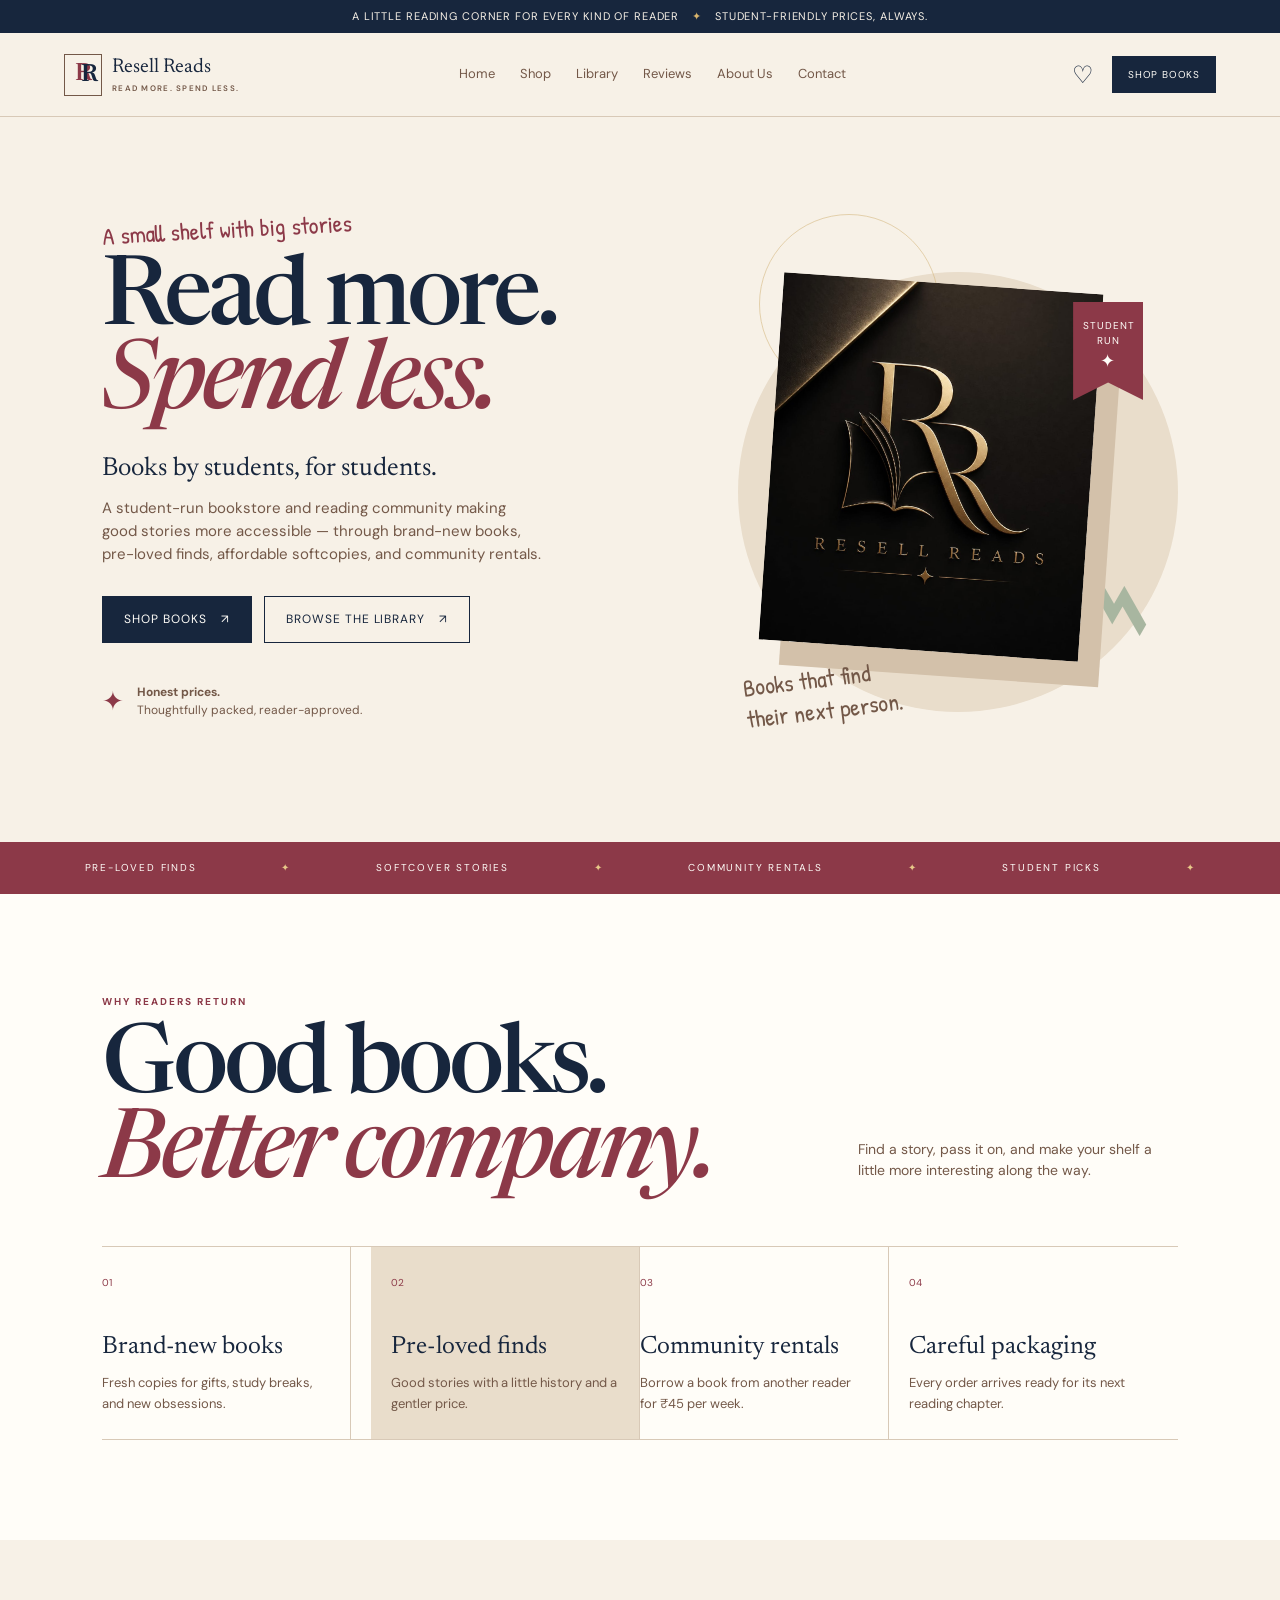
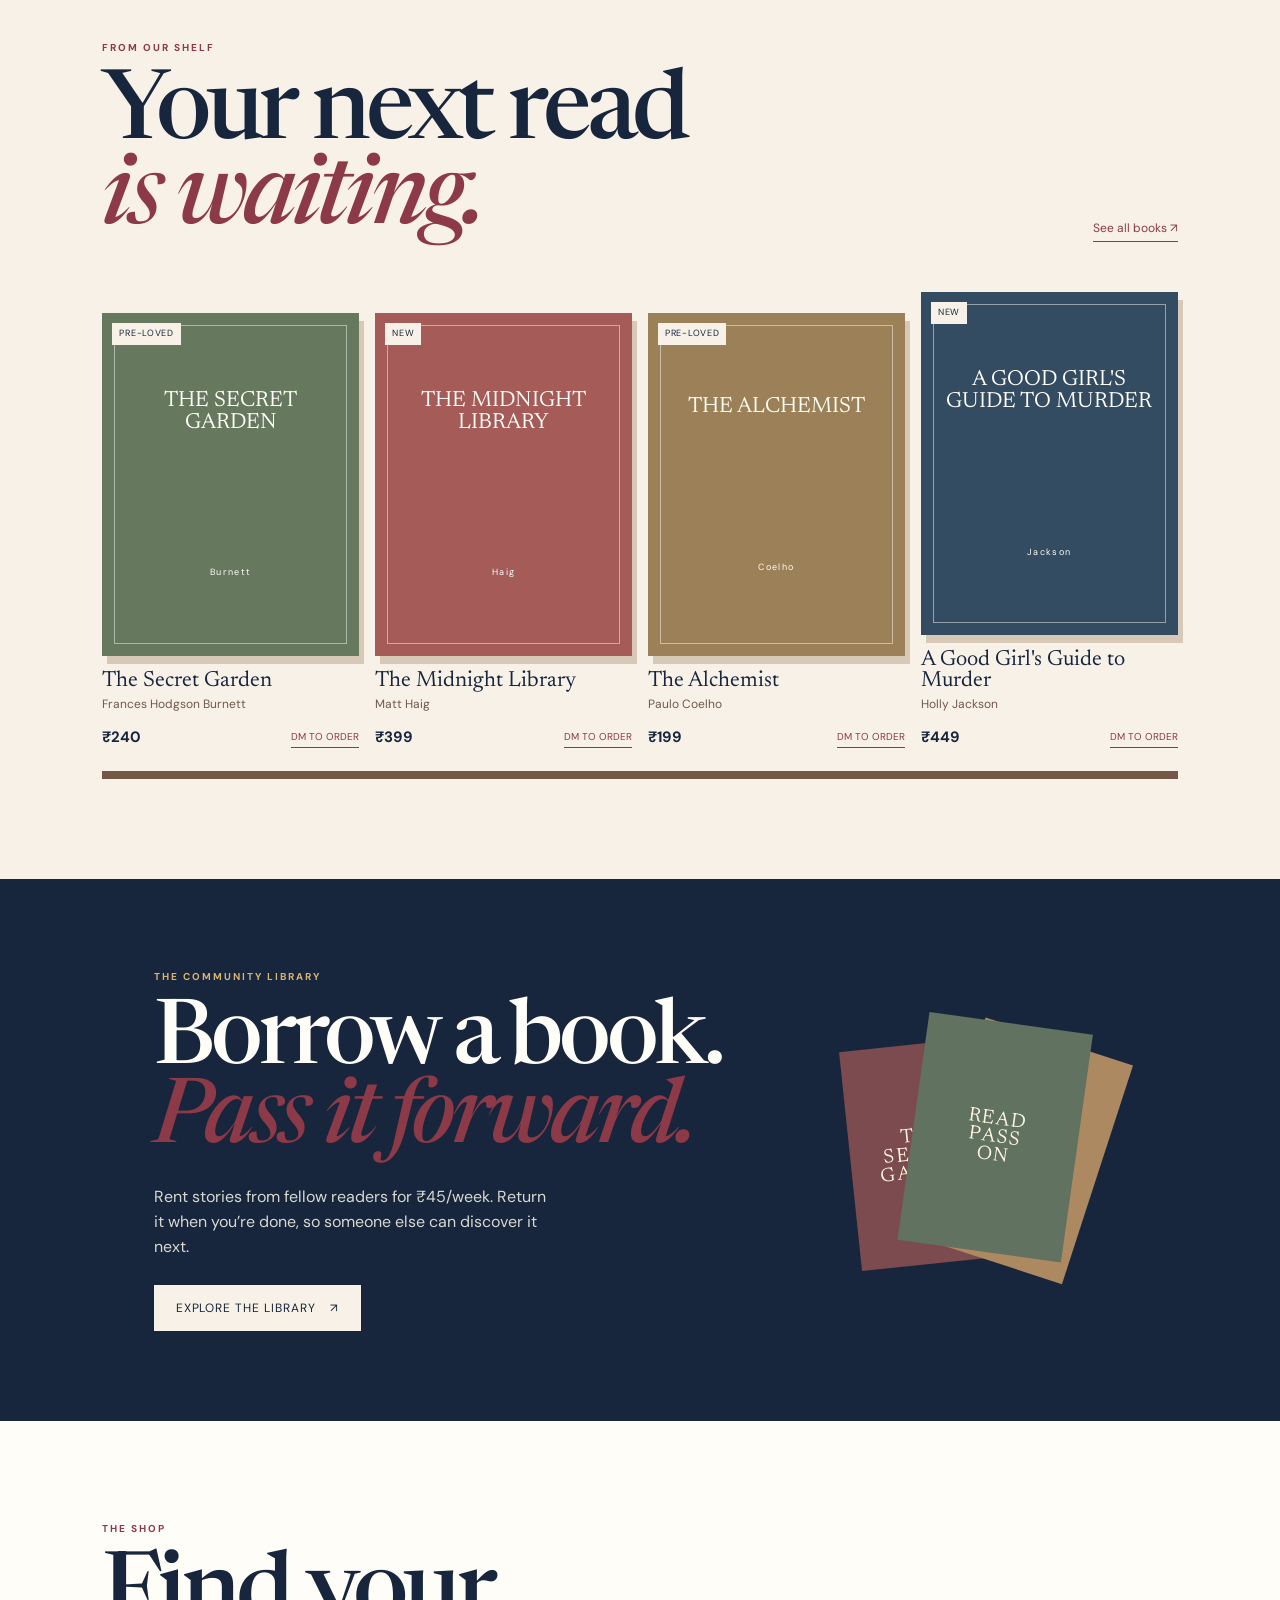
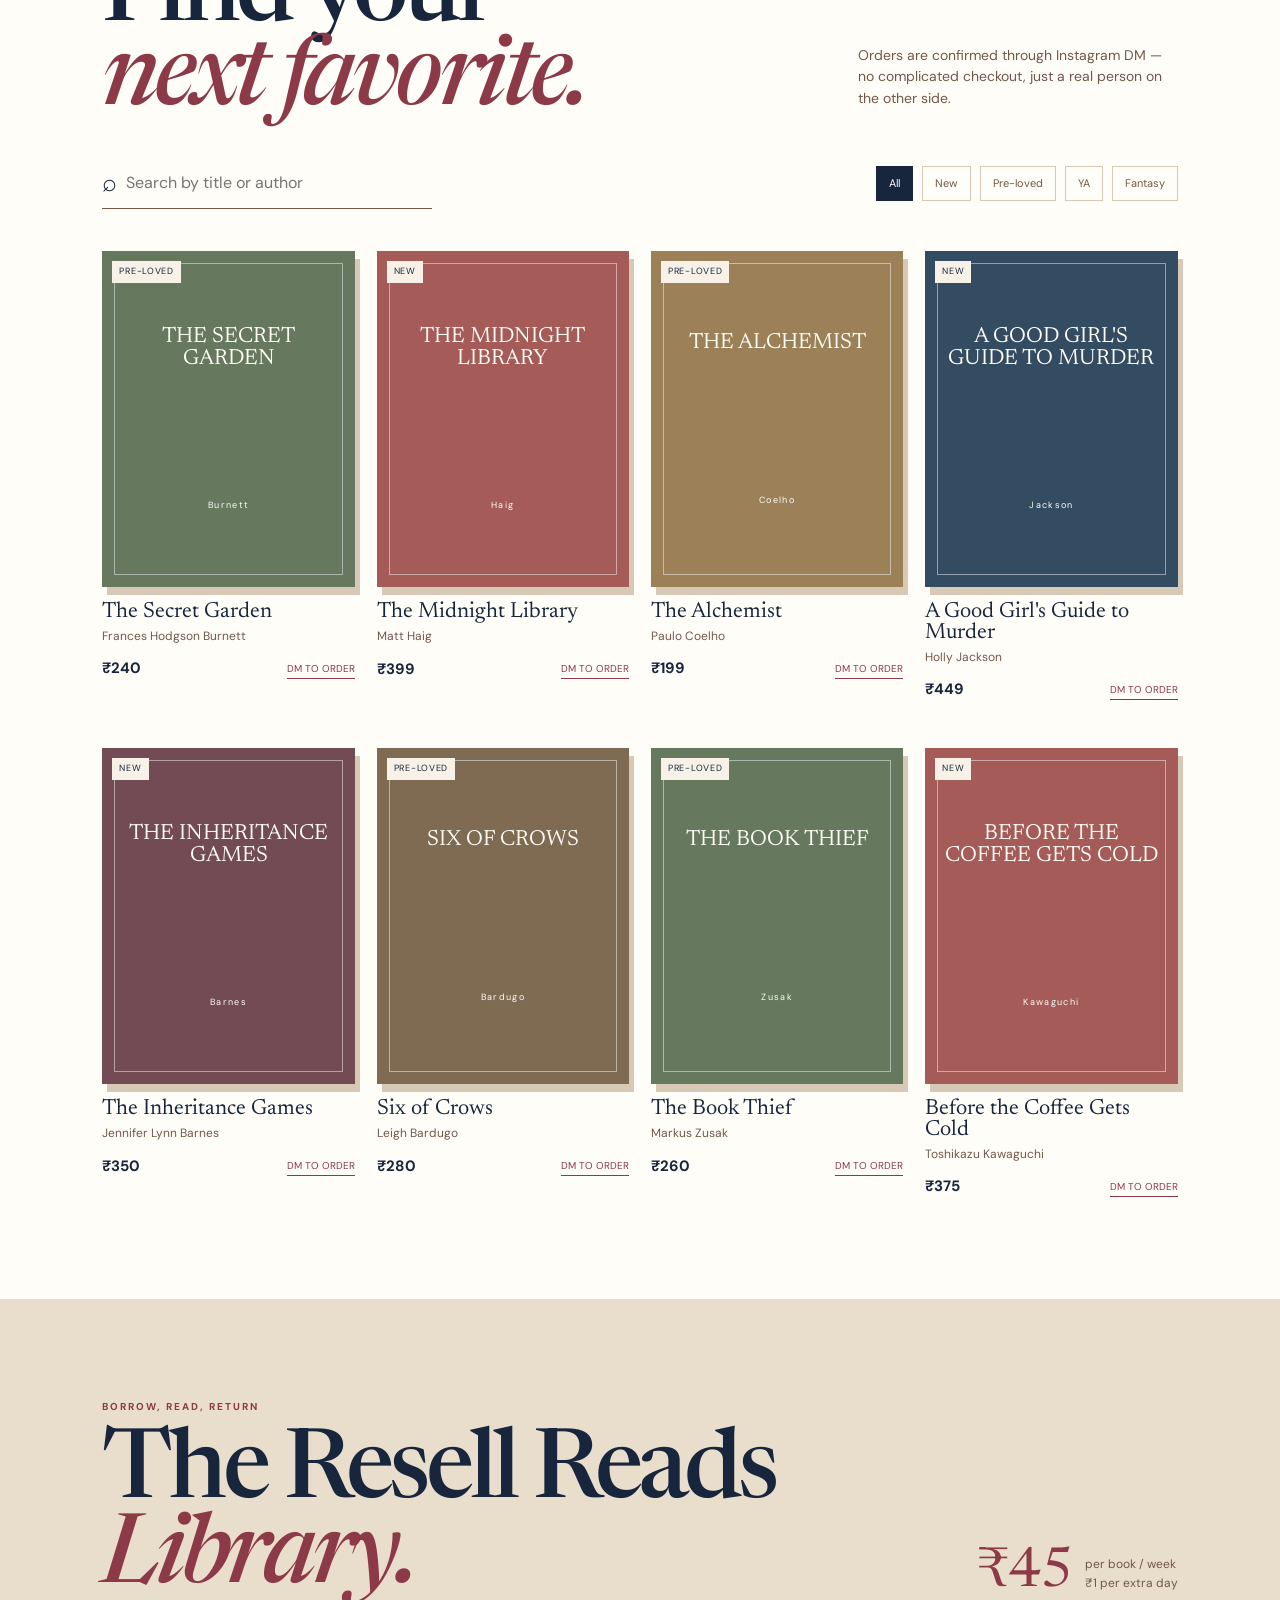
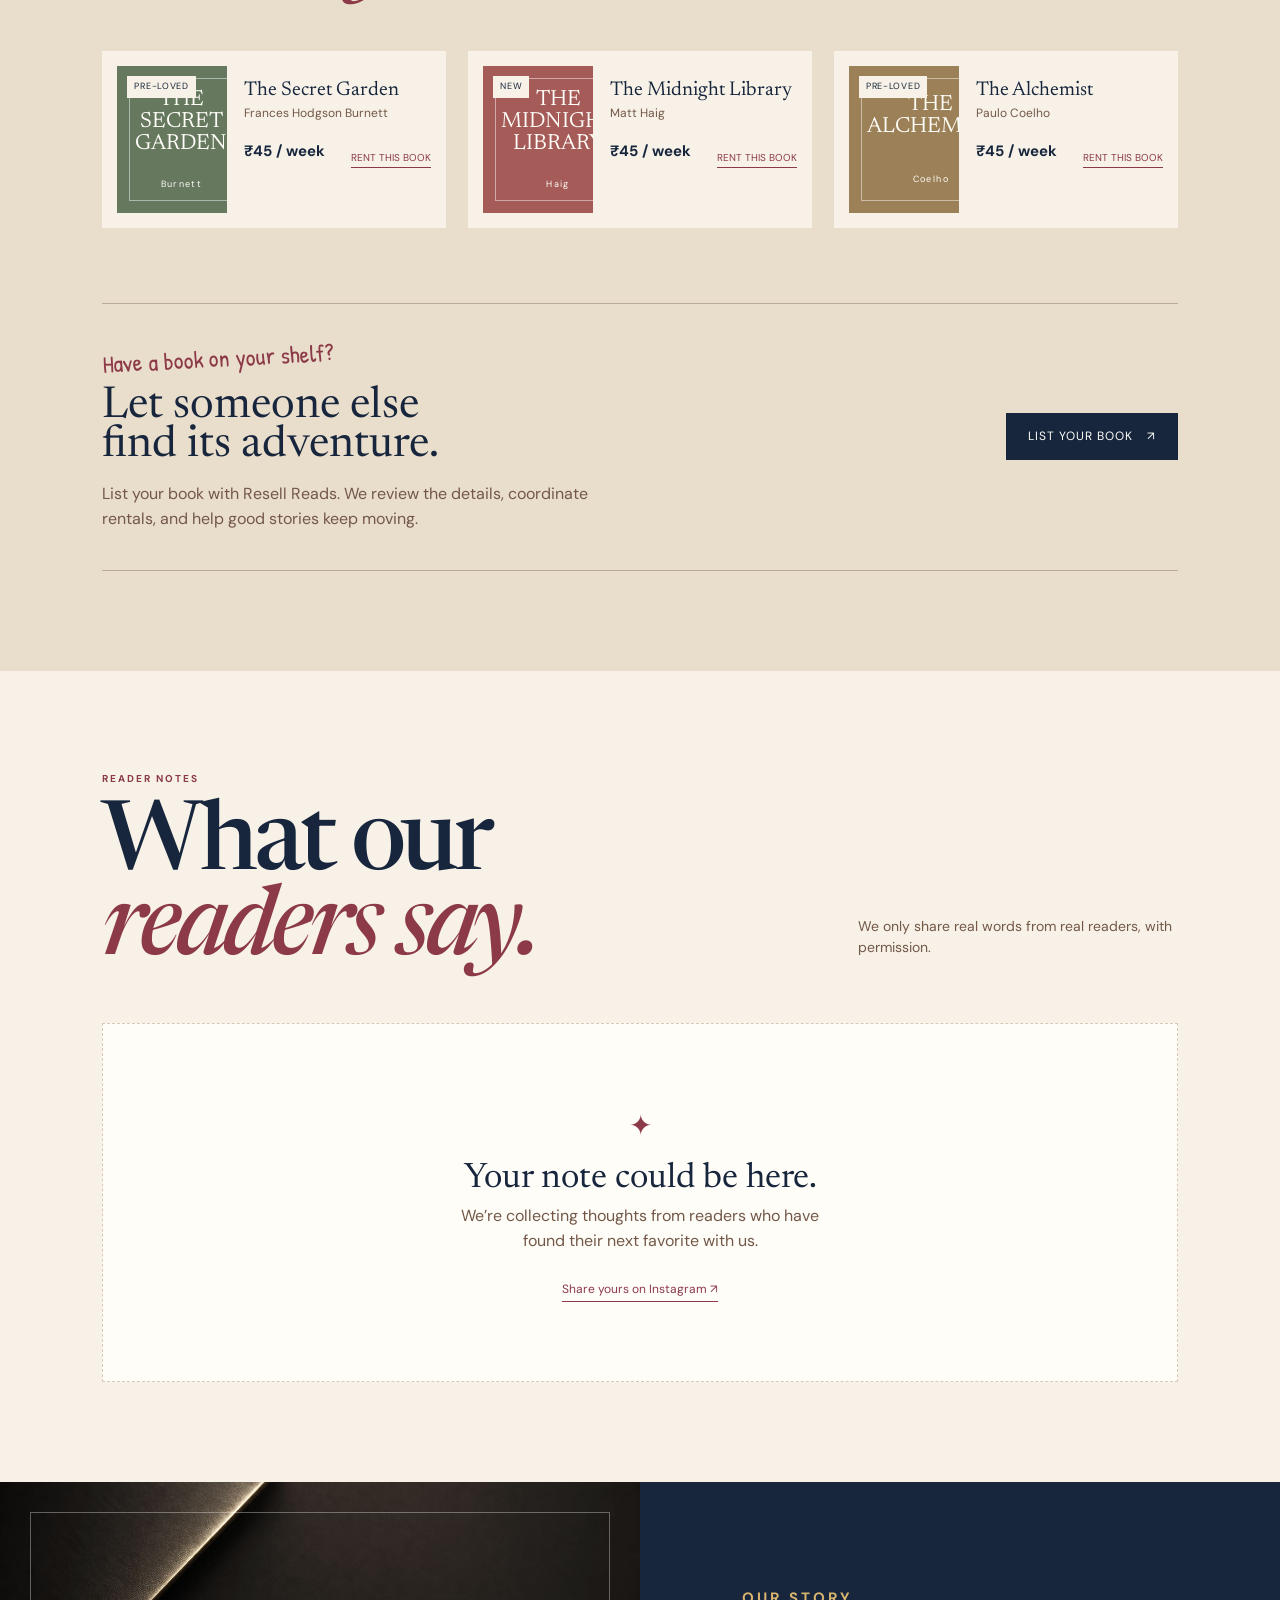
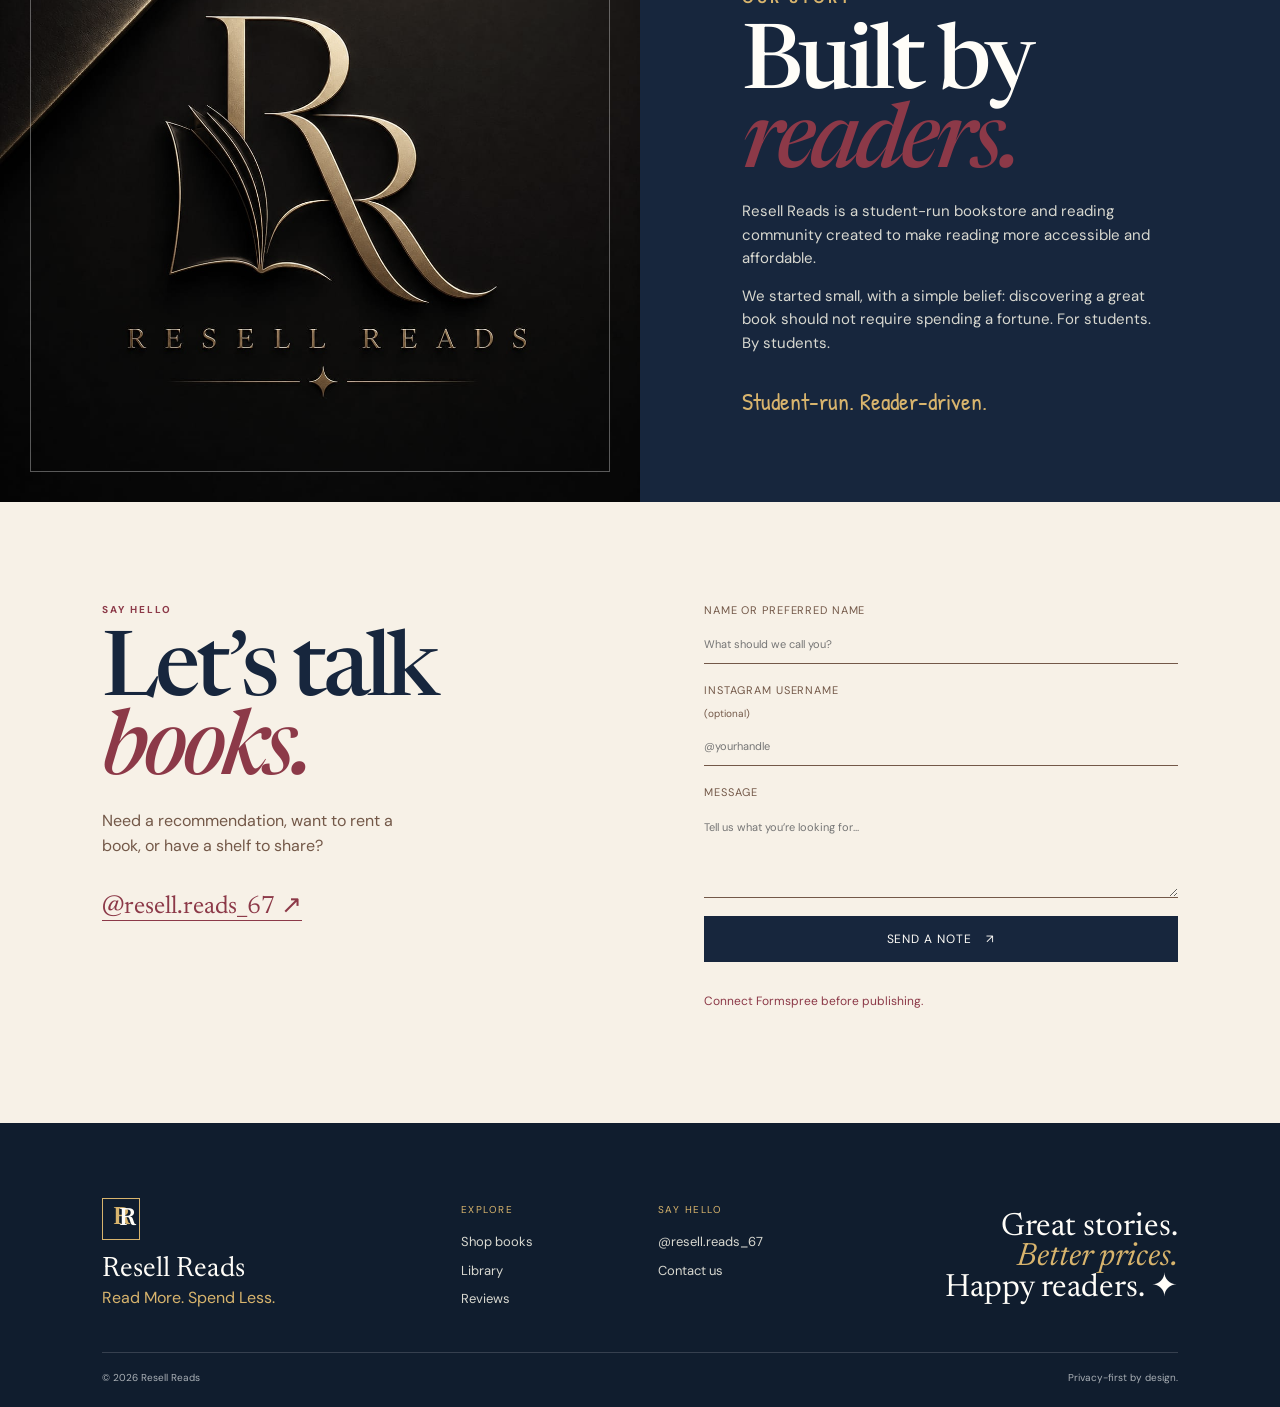
<file: index.html>
<!doctype html>
<html lang="en">
<head>
  <meta charset="utf-8">
  <meta name="viewport" content="width=device-width, initial-scale=1">
  <meta name="description" content="Resell Reads — affordable books, pre-loved stories, and a community library by students, for students.">
  <title>Resell Reads — Read More. Spend Less.</title>
  <link rel="preconnect" href="https://fonts.googleapis.com">
  <link rel="preconnect" href="https://fonts.gstatic.com" crossorigin>
  <link href="https://fonts.googleapis.com/css2?family=DM+Sans:wght@400;500;600;700&family=Newsreader:opsz,wght@6..72,400;6..72,500;6..72,600&family=Patrick+Hand&display=swap" rel="stylesheet">
  <link rel="stylesheet" href="styles.css">
</head>
<body>
  <div class="announcement">A little reading corner for every kind of reader <span>✦</span> Student-friendly prices, always.</div>
  <header class="site-header">
    <a class="brand" href="#home" aria-label="Resell Reads home"><span class="brand-mark">R<span>R</span></span><span>Resell Reads<small>READ MORE. SPEND LESS.</small></span></a>
    <nav class="desktop-nav" aria-label="Primary navigation">
      <a href="#home">Home</a><a href="#shop">Shop</a><a href="#library">Library</a><a href="#reviews">Reviews</a><a href="#about">About Us</a><a href="#contact">Contact</a>
    </nav>
    <div class="header-actions"><button class="icon-btn" data-open-account aria-label="Open reader account">♡</button><a class="button button-small" href="#shop">Shop books</a><button class="menu-toggle" aria-label="Open menu" aria-expanded="false">☰</button></div>
  </header>
  <div class="mobile-nav" hidden><a href="#home">Home</a><a href="#shop">Shop</a><a href="#library">Library</a><a href="#reviews">Reviews</a><a href="#about">About Us</a><a href="#contact">Contact</a><button class="button" data-open-account>Reader account</button></div>

  <main id="home">
    <section class="hero section">
      <div class="hero-copy">
        <p class="script-note">A small shelf with big stories</p>
        <h1>Read more.<br><em>Spend less.</em></h1>
        <p class="hero-sub">Books by students, for students.</p>
        <p class="hero-text">A student-run bookstore and reading community making good stories more accessible — through brand-new books, pre-loved finds, affordable softcopies, and community rentals.</p>
        <div class="hero-actions"><a class="button" href="#shop">Shop books <span>↗</span></a><a class="button button-ghost" href="#library">Browse the library <span>↗</span></a></div>
        <div class="hero-proof"><span>✦</span><p><strong>Honest prices.</strong><br>Thoughtfully packed, reader-approved.</p></div>
      </div>
      <div class="hero-art">
        <div class="sun-disc"></div><div class="botanical">⌁</div>
        <div class="hero-logo-frame"><img src="resell-reads-logo.jpeg" alt="Resell Reads gold book logo"></div>
        <div class="hero-bookmark">student<br>run<br><b>✦</b></div>
        <div class="hero-caption">Books that find<br>their next person.</div>
      </div>
    </section>

    <section class="marquee" aria-label="Resell Reads values"><span>PRE-LOVED FINDS</span><i>✦</i><span>SOFTCOVER STORIES</span><i>✦</i><span>COMMUNITY RENTALS</span><i>✦</i><span>STUDENT PICKS</span><i>✦</i></section>

    <section class="section offer-section">
      <div class="section-heading"><div><p class="eyebrow">Why readers return</p><h2>Good books.<br><em>Better company.</em></h2></div><p>Find a story, pass it on, and make your shelf a little more interesting along the way.</p></div>
      <div class="offer-grid">
        <article class="offer-card"><span>01</span><b>Brand-new books</b><p>Fresh copies for gifts, study breaks, and new obsessions.</p></article>
        <article class="offer-card accent"><span>02</span><b>Pre-loved finds</b><p>Good stories with a little history and a gentler price.</p></article>
        <article class="offer-card"><span>03</span><b>Community rentals</b><p>Borrow a book from another reader for ₹45 per week.</p></article>
        <article class="offer-card"><span>04</span><b>Careful packaging</b><p>Every order arrives ready for its next reading chapter.</p></article>
      </div>
    </section>

    <section class="section shelf-section" id="featured">
      <div class="section-heading"><div><p class="eyebrow">From our shelf</p><h2>Your next read<br><em>is waiting.</em></h2></div><a class="text-link" href="#shop">See all books ↗</a></div>
      <div class="book-shelf" id="featured-books"></div>
    </section>

    <section class="library-banner" id="library">
      <div><p class="eyebrow">The community library</p><h2>Borrow a book.<br><em>Pass it forward.</em></h2><p>Rent stories from fellow readers for ₹45/week. Return it when you’re done, so someone else can discover it next.</p><a class="button button-light" href="#library-catalog">Explore the library <span>↗</span></a></div>
      <div class="library-stack"><div class="stack-book book-one">THE<br>SECRET<br>GARDEN</div><div class="stack-book book-two">A<br>ROOM<br>OF ONE'S<br>OWN</div><div class="stack-book book-three">READ<br>PASS<br>ON</div></div>
    </section>

    <section class="section catalog-section" id="shop">
      <div class="section-heading catalog-heading"><div><p class="eyebrow">The shop</p><h2>Find your<br><em>next favorite.</em></h2></div><p>Orders are confirmed through Instagram DM — no complicated checkout, just a real person on the other side.</p></div>
      <div class="catalog-tools"><label class="search-box"><span>⌕</span><input id="search" type="search" placeholder="Search by title or author" aria-label="Search books"></label><div class="filter-tabs" role="group" aria-label="Filter books"><button class="filter active" data-filter="All">All</button><button class="filter" data-filter="New">New</button><button class="filter" data-filter="Pre-loved">Pre-loved</button><button class="filter" data-filter="YA">YA</button><button class="filter" data-filter="Fantasy">Fantasy</button></div></div>
      <div class="book-grid" id="book-grid"></div>
      <p class="empty-state" id="empty-state" hidden>No books match that search yet. Try another title, author, or shelf.</p>
    </section>

    <section class="section rental-section" id="library-catalog">
      <div class="section-heading"><div><p class="eyebrow">Borrow, read, return</p><h2>The Resell Reads<br><em>Library.</em></h2></div><div class="rental-price"><strong>₹45</strong><span>per book / week<br>₹1 per extra day</span></div></div>
      <div class="rental-grid" id="rental-grid"></div>
      <div class="list-book"><div><p class="script-note">Have a book on your shelf?</p><h3>Let someone else<br>find its adventure.</h3><p>List your book with Resell Reads. We review the details, coordinate rentals, and help good stories keep moving.</p></div><button class="button" data-open-listing>List your book <span>↗</span></button></div>
    </section>

    <section class="section reviews-section" id="reviews">
      <div class="section-heading"><div><p class="eyebrow">Reader notes</p><h2>What our<br><em>readers say.</em></h2></div><p>We only share real words from real readers, with permission.</p></div>
      <div class="review-empty"><span>✦</span><h3>Your note could be here.</h3><p>We’re collecting thoughts from readers who have found their next favorite with us.</p><a class="text-link" href="https://instagram.com/resell.reads_67" target="_blank" rel="noreferrer">Share yours on Instagram ↗</a></div>
    </section>

    <section class="about-section" id="about"><div class="about-photo"><img src="resell-reads-logo.jpeg" alt="Resell Reads logo on a dark book cover"></div><div class="about-copy"><p class="eyebrow">Our story</p><h2>Built by<br><em>readers.</em></h2><p>Resell Reads is a student-run bookstore and reading community created to make reading more accessible and affordable.</p><p>We started small, with a simple belief: discovering a great book should not require spending a fortune. For students. By students.</p><strong>Student-run. Reader-driven.</strong></div></section>

    <section class="section contact-section" id="contact"><div><p class="eyebrow">Say hello</p><h2>Let’s talk<br><em>books.</em></h2><p>Need a recommendation, want to rent a book, or have a shelf to share?</p><a class="instagram" href="https://instagram.com/resell.reads_67" target="_blank" rel="noreferrer">@resell.reads_67 ↗</a></div><form class="contact-form" id="contact-form" action="https://formspree.io/f/REPLACE_WITH_YOUR_FORM_ID" method="POST"><label>Name or preferred name<input required name="name" placeholder="What should we call you?"></label><label>Instagram username <span>(optional)</span><input name="instagram" placeholder="@yourhandle"></label><label>Message<textarea required name="message" rows="4" placeholder="Tell us what you’re looking for..."></textarea></label><input type="hidden" name="_subject" value="New Resell Reads contact message"><input type="hidden" name="_next" value="./thanks.html"><button class="button" type="submit">Send a note <span>↗</span></button><p class="form-status" aria-live="polite">Connect Formspree before publishing.</p></form></section>
  </main>

  <footer class="site-footer"><div class="footer-brand"><span class="brand-mark">R<span>R</span></span><h3>Resell Reads</h3><p>Read More. Spend Less.</p></div><div><p class="footer-label">Explore</p><a href="#shop">Shop books</a><a href="#library">Library</a><a href="#reviews">Reviews</a></div><div><p class="footer-label">Say hello</p><a href="https://instagram.com/resell.reads_67" target="_blank" rel="noreferrer">@resell.reads_67</a><a href="#contact">Contact us</a></div><div class="footer-close">Great stories.<br><em>Better prices.</em><br>Happy readers. ✦</div><div class="footer-bottom"><span>© 2026 Resell Reads</span><span>Privacy-first by design.</span></div></footer>

  <dialog class="modal" id="account-modal"><button class="modal-close" data-close-modal aria-label="Close">×</button><p class="eyebrow">A shelf of your own</p><h2>Reader account</h2><p class="modal-intro">Save books, track rentals, and get recommendations — without sharing more than you need to.</p><form id="account-form"><label>Username<input required placeholder="Choose a reading name"></label><label>Email<input required type="email" placeholder="you@example.com"></label><label>Password<input required type="password" placeholder="At least 8 characters"></label><label class="check"><input type="checkbox"> Send me occasional student picks</label><button class="button" type="submit">Create account <span>↗</span></button><p class="form-status" aria-live="polite"></p></form></dialog>
  <dialog class="modal" id="listing-modal"><button class="modal-close" data-close-modal aria-label="Close">×</button><p class="eyebrow">Pass the story on</p><h2>List your book</h2><p class="modal-intro">We’ll review your details, confirm the rental terms, and let you know before the listing goes live.</p><form id="listing-form"><label>Book title<input required placeholder="Title"></label><label>Author<input required placeholder="Author"></label><label>Condition<select required><option value="">Choose one</option><option>Like new</option><option>Good, light wear</option><option>Well-loved</option></select></label><label>Availability notes<textarea required rows="3" placeholder="When can readers borrow it?"></textarea></label><button class="button" type="submit">Submit for review <span>↗</span></button><p class="form-status" aria-live="polite"></p></form></dialog>
  <script src="script.js"></script>
</body>
</html>
</file>
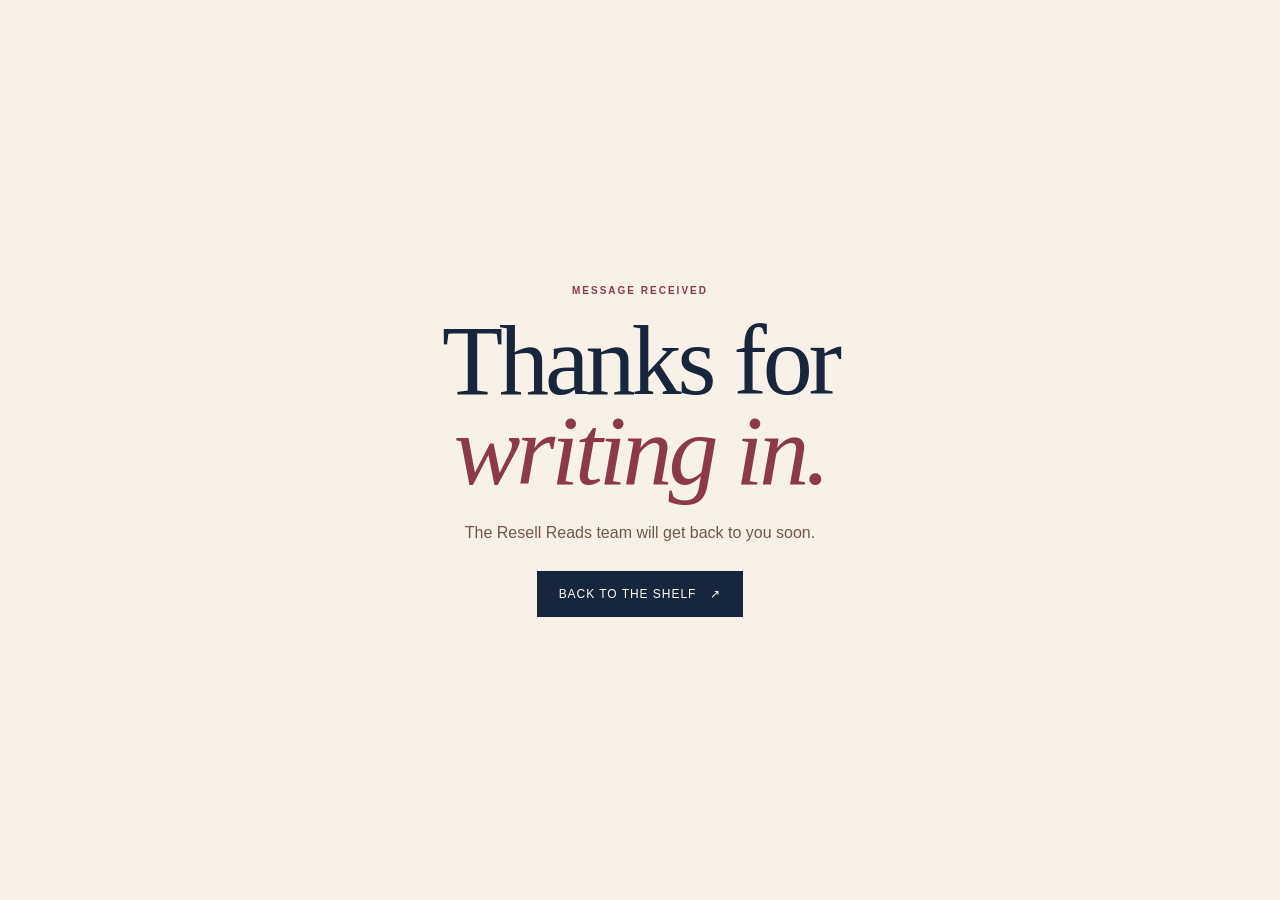
<file: thanks.html>
<!doctype html>
<html lang="en">
<head>
  <meta charset="utf-8">
  <meta name="viewport" content="width=device-width, initial-scale=1">
  <title>Thanks — Resell Reads</title>
  <link rel="stylesheet" href="styles.css">
</head>
<body>
  <main class="section" style="min-height:100vh;display:grid;place-items:center;text-align:center">
    <div>
      <p class="eyebrow">Message received</p>
      <h1 style="font:500 clamp(52px,8vw,100px)/.9 var(--serif);letter-spacing:-.04em;margin:0">Thanks for<br><em style="color:var(--burgundy)">writing in.</em></h1>
      <p style="color:var(--brown);max-width:420px;margin:25px auto">The Resell Reads team will get back to you soon.</p>
      <a class="button" href="index.html">Back to the shelf <span>↗</span></a>
    </div>
  </main>
</body>
</html>
</file>
<file: styles.css>
:root{--paper:#f7f1e7;--beige:#e9ddcb;--navy:#17263d;--brown:#735848;--burgundy:#8c3948;--sage:#a8b6a0;--white:#fffdf8;--line:#d8c9b7;--serif:"Newsreader",Georgia,serif;--sans:"DM Sans",Arial,sans-serif;--hand:"Patrick Hand",cursive}*{box-sizing:border-box}html{scroll-behavior:smooth}body{margin:0;background:var(--paper);color:var(--navy);font-family:var(--sans);line-height:1.55}body:has(dialog[open]){overflow:hidden}a{color:inherit;text-decoration:none}button,input,textarea,select{font:inherit}button{cursor:pointer}.announcement{background:var(--navy);color:var(--paper);padding:8px 20px;text-align:center;font-size:11px;letter-spacing:.08em;text-transform:uppercase}.announcement span{color:#d8b46d;margin:0 9px}.site-header{height:84px;padding:16px 5vw;display:flex;align-items:center;justify-content:space-between;background:rgba(247,241,231,.94);border-bottom:1px solid var(--line);position:sticky;top:0;z-index:10;backdrop-filter:blur(12px)}.brand{display:flex;align-items:center;gap:10px;font-family:var(--serif);font-size:20px;line-height:1}.brand small{display:block;font:600 8px var(--sans);letter-spacing:.16em;margin-top:6px;color:var(--brown)}.brand-mark{display:grid;place-items:center;width:38px;height:42px;border:1px solid var(--brown);font:600 25px var(--serif);color:var(--burgundy);position:relative}.brand-mark span{position:absolute;left:16px;top:8px;color:var(--navy)}.desktop-nav{display:flex;gap:25px;font-size:13px;color:var(--brown)}.desktop-nav a:hover,.text-link:hover{color:var(--burgundy)}.header-actions{display:flex;align-items:center;gap:12px}.icon-btn,.menu-toggle{border:0;background:transparent;color:var(--navy);font-size:24px}.menu-toggle{display:none}.button{display:inline-flex;align-items:center;justify-content:center;gap:14px;background:var(--navy);color:var(--white);border:1px solid var(--navy);padding:13px 21px;font-size:12px;letter-spacing:.08em;text-transform:uppercase;transition:.2s}.button:hover{background:var(--burgundy);border-color:var(--burgundy);transform:translateY(-2px)}.button-small{padding:10px 15px;font-size:10px}.button-ghost{background:transparent;color:var(--navy)}.button-ghost:hover{color:var(--white)}.button-light{background:var(--paper);color:var(--navy);border-color:var(--paper)}.button-light:hover{background:var(--beige);border-color:var(--beige);color:var(--navy)}.mobile-nav{padding:18px 5vw 22px;background:var(--paper);border-bottom:1px solid var(--line);position:fixed;top:126px;z-index:9;width:100%;box-shadow:0 12px 25px #17263d16}.mobile-nav a{display:block;padding:10px 0;border-bottom:1px solid var(--line)}.mobile-nav .button{margin-top:15px;width:100%}.section{padding:100px 8vw}.hero{display:grid;grid-template-columns:1fr 1fr;min-height:680px;padding-top:75px;align-items:center;gap:7vw}.hero-copy{max-width:560px}.script-note{font:24px var(--hand);color:var(--burgundy);margin:0 0 14px;transform:rotate(-3deg);display:inline-block}.eyebrow{font-size:10px;letter-spacing:.2em;text-transform:uppercase;color:var(--burgundy);font-weight:700;margin:0 0 18px}.hero h1,h2{font:500 clamp(58px,7.5vw,112px)/.88 var(--serif);letter-spacing:-.045em;margin:0}.hero h1 em,h2 em,h3 em,.footer-close em{color:var(--burgundy);font-style:italic}.hero-sub{font:26px var(--serif);margin:28px 0 12px}.hero-text{max-width:440px;color:var(--brown);font-size:15px}.hero-actions{display:flex;gap:12px;margin:30px 0}.hero-proof{display:flex;align-items:center;gap:13px;margin-top:38px;font-size:12px;color:var(--brown)}.hero-proof span{font-size:26px;color:var(--burgundy)}.hero-proof p{margin:0}.hero-art{height:550px;position:relative;display:grid;place-items:center}.hero-art:before{content:"";position:absolute;width:440px;height:440px;border-radius:50%;background:var(--beige);right:0;bottom:30px}.sun-disc{position:absolute;width:180px;height:180px;border:1px solid #d5b982;border-radius:50%;top:22px;left:15%;opacity:.6}.hero-logo-frame{position:relative;width:min(330px,65%);aspect-ratio:1/1.15;overflow:hidden;box-shadow:22px 24px 0 #d3c1aa;transform:rotate(4deg)}.hero-logo-frame img{width:100%;height:100%;object-fit:cover;object-position:center}.hero-bookmark{position:absolute;right:7%;top:20%;background:var(--burgundy);color:var(--white);padding:16px 10px 25px;width:70px;text-align:center;text-transform:uppercase;letter-spacing:.1em;font-size:10px;line-height:1.5;clip-path:polygon(0 0,100% 0,100% 100%,50% 82%,0 100%)}.hero-bookmark b{font-size:18px;font-weight:400}.hero-caption{position:absolute;bottom:3%;left:12%;font:24px var(--hand);color:var(--brown);transform:rotate(-7deg)}.botanical{position:absolute;color:var(--sage);font-size:140px;right:3%;bottom:6%;transform:rotate(30deg)}.marquee{display:flex;justify-content:space-around;align-items:center;gap:18px;background:var(--burgundy);color:var(--white);padding:18px 4vw;font-size:10px;letter-spacing:.18em;overflow:hidden;white-space:nowrap}.marquee i{color:#e7c989;font-style:normal}.section-heading{display:flex;align-items:end;justify-content:space-between;gap:30px;margin-bottom:50px}.section-heading>p{max-width:320px;color:var(--brown);font-size:14px}.offer-section{background:var(--white)}.offer-grid{display:grid;grid-template-columns:repeat(4,1fr);border-top:1px solid var(--line);border-bottom:1px solid var(--line)}.offer-card{padding:28px 20px 25px 0;border-right:1px solid var(--line);margin-right:20px}.offer-card:last-child{border:0}.offer-card span{font-size:10px;color:var(--burgundy);display:block;margin-bottom:45px}.offer-card b{font:25px var(--serif);display:block}.offer-card p{color:var(--brown);font-size:13px;margin-bottom:0}.offer-card.accent{background:var(--beige);padding-left:20px;margin:0}.shelf-section{background:var(--paper)}.text-link{font-size:12px;border-bottom:1px solid var(--burgundy);padding-bottom:4px;color:var(--burgundy)}.book-shelf{display:grid;grid-template-columns:repeat(4,1fr);gap:16px;align-items:end;border-bottom:8px solid var(--brown);padding:0 0 22px}.book-card{min-width:0}.book-cover{aspect-ratio:3/4;position:relative;overflow:hidden;background:var(--beige);display:grid;place-items:center;box-shadow:5px 8px 0 #d8c9b7;transition:.25s}.book-card:hover .book-cover{transform:translateY(-8px) rotate(-1deg)}.cover-art{width:100%;height:100%;display:grid;place-items:center;text-align:center;padding:18px;font:22px/1 var(--serif);color:var(--white);position:relative}.cover-art:after{content:"";position:absolute;inset:12px;border:1px solid #ffffff78}.cover-1{background:#66795f}.cover-2{background:#a55b58}.cover-3{background:#9c8057}.cover-4{background:#344c62}.cover-5{background:#734b54}.cover-6{background:#7e6b52}.cover-art small{display:block;font:9px var(--sans);letter-spacing:.15em;margin-top:14px}.condition{position:absolute;top:10px;left:10px;background:var(--paper);color:var(--navy);font-size:9px;padding:4px 7px;text-transform:uppercase;letter-spacing:.08em}.book-info{padding-top:15px}.book-info h3{font:22px/.95 var(--serif);margin:0 0 4px}.book-info p{font-size:12px;color:var(--brown);margin:0}.book-meta{display:flex;justify-content:space-between;align-items:center;margin-top:12px;font-size:12px}.book-meta strong{font-size:15px}.dm-btn{border:0;border-bottom:1px solid var(--burgundy);background:none;color:var(--burgundy);font-size:10px;padding:2px 0;text-transform:uppercase}.library-banner{background:var(--navy);color:var(--white);padding:90px 12vw;display:flex;justify-content:space-between;align-items:center;overflow:hidden}.library-banner .eyebrow{color:#d8b46d}.library-banner h2{font-size:clamp(55px,7vw,95px)}.library-banner p:not(.eyebrow){max-width:400px;color:#d8d8d0;margin:25px 0}.library-stack{position:relative;width:300px;height:270px;transform:rotate(7deg)}.stack-book{position:absolute;display:grid;place-items:center;text-align:center;color:#fff5df;font:20px/.9 var(--serif);letter-spacing:.08em}.book-one{background:#7b4b4f;width:150px;height:220px;left:25px;top:35px;transform:rotate(-13deg);padding:20px}.book-two{background:#ad8961;width:155px;height:230px;right:25px;top:15px;transform:rotate(11deg);padding:20px}.book-three{background:#617260;width:165px;height:230px;left:85px;top:5px;transform:rotate(1deg);padding:20px}.catalog-section{background:var(--white)}.catalog-heading{margin-bottom:35px}.catalog-tools{display:flex;justify-content:space-between;gap:20px;align-items:center;margin-bottom:42px}.search-box{display:flex;align-items:center;border-bottom:1px solid var(--brown);gap:9px;max-width:330px;flex:1}.search-box span{font-size:25px}.search-box input{border:0;background:none;outline:0;padding:12px 0;width:100%;color:var(--navy)}.filter-tabs{display:flex;gap:9px;flex-wrap:wrap}.filter{border:1px solid var(--line);background:transparent;padding:8px 12px;font-size:11px;color:var(--brown)}.filter.active,.filter:hover{background:var(--navy);color:var(--white);border-color:var(--navy)}.book-grid{display:grid;grid-template-columns:repeat(4,1fr);gap:46px 22px}.empty-state{text-align:center;color:var(--brown);padding:45px}.rental-section{background:var(--beige)}.rental-price{display:flex;gap:12px;align-items:center;color:var(--brown)}.rental-price strong{font:55px var(--serif);color:var(--burgundy)}.rental-price span{font-size:12px}.rental-grid{display:grid;grid-template-columns:repeat(3,1fr);gap:22px}.rental-card{background:var(--paper);display:grid;grid-template-columns:110px 1fr;gap:17px;padding:15px}.rental-card .book-cover{box-shadow:none}.rental-card .book-info h3{font-size:20px}.rental-card .dm-btn{margin-top:13px}.list-book{margin-top:75px;border-top:1px solid #bbaa96;border-bottom:1px solid #bbaa96;padding:38px 0;display:flex;align-items:center;justify-content:space-between;gap:30px}.list-book h3{font:44px/.9 var(--serif);margin:0 0 15px}.list-book p:not(.script-note){max-width:500px;color:var(--brown);margin:0}.review-empty{text-align:center;background:var(--white);border:1px dashed var(--line);padding:80px 20px}.review-empty>span{font-size:28px;color:var(--burgundy)}.review-empty h3{font:35px var(--serif);margin:14px 0 8px}.review-empty p{color:var(--brown);max-width:360px;margin:0 auto 22px}.about-section{display:grid;grid-template-columns:1fr 1fr;background:var(--navy);color:var(--white)}.about-photo{height:620px;overflow:hidden;position:relative}.about-photo:after{content:"";position:absolute;inset:30px;border:1px solid #ffffff55}.about-photo img{width:100%;height:100%;object-fit:cover;object-position:center;filter:saturate(.7)}.about-copy{padding:100px 10vw 80px 8vw;align-self:center}.about-copy .eyebrow{color:#d8b46d}.about-copy h2{font-size:clamp(64px,7vw,100px)}.about-copy p{color:#d8d8d0;max-width:420px;font-size:15px}.about-copy strong{display:block;color:#d8b46d;font:24px var(--hand);margin-top:30px}.contact-section{display:grid;grid-template-columns:1fr 1fr;gap:10vw}.contact-section h2{font-size:clamp(64px,7vw,100px)}.contact-section>div>p:not(.eyebrow){color:var(--brown);max-width:330px}.instagram{display:inline-block;color:var(--burgundy);font:25px var(--serif);border-bottom:1px solid var(--burgundy);margin-top:15px}.contact-form,.modal form{display:grid;gap:18px}.contact-form label,.modal label{display:grid;gap:7px;font-size:11px;letter-spacing:.08em;text-transform:uppercase;color:var(--brown)}.contact-form label span{font-size:10px;text-transform:none;letter-spacing:0}.contact-form input,.contact-form textarea,.modal input,.modal textarea,.modal select{width:100%;border:0;border-bottom:1px solid var(--brown);background:transparent;padding:10px 0;outline:0;color:var(--navy);resize:vertical}.contact-form input:focus,.contact-form textarea:focus,.modal input:focus,.modal textarea:focus,.modal select:focus{border-color:var(--burgundy)}.form-status{font-size:12px;color:var(--burgundy);min-height:18px}.site-footer{background:#101d2e;color:var(--white);padding:75px 8vw 22px;display:grid;grid-template-columns:2fr 1fr 1fr 2fr;gap:35px;position:relative}.footer-brand h3{font:28px var(--serif);margin:15px 0 0}.footer-brand p{color:#d8b46d;margin:3px 0}.site-footer .brand-mark{border-color:#d8b46d;color:#d8b46d}.site-footer .brand-mark span{color:var(--white)}.footer-label{color:#d8b46d;text-transform:uppercase;letter-spacing:.15em;font-size:10px;margin:4px 0 15px}.site-footer a{display:block;color:#d8d8d0;font-size:13px;margin:8px 0}.footer-close{font:32px/.95 var(--serif);text-align:right;align-self:center}.footer-close em{color:#d8b46d}.footer-bottom{grid-column:1/-1;border-top:1px solid #ffffff28;padding-top:17px;display:flex;justify-content:space-between;color:#aab0b6;font-size:10px}.modal{border:0;padding:40px;max-width:460px;width:calc(100% - 30px);background:var(--paper);color:var(--navy);box-shadow:0 20px 60px #11182755}.modal::backdrop{background:#101d2ebb}.modal-close{position:absolute;right:18px;top:13px;border:0;background:none;font-size:28px;color:var(--brown)}.modal h2{font-size:54px}.modal-intro{color:var(--brown);font-size:13px;margin:15px 0 28px}.check{display:flex!important;grid-template-columns:auto 1fr!important;align-items:center;letter-spacing:0!important;text-transform:none!important}.check input{width:auto!important}.modal .button{margin-top:8px;width:100%}@media(max-width:900px){.desktop-nav{display:none}.menu-toggle{display:block}.hero{grid-template-columns:1fr;padding-top:60px}.hero-art{height:500px}.offer-grid{grid-template-columns:repeat(2,1fr)}.offer-card:nth-child(2){border-right:0;margin-right:0}.offer-card:nth-child(3){border-top:1px solid var(--line)}.book-grid{grid-template-columns:repeat(3,1fr)}.rental-grid{grid-template-columns:1fr 1fr}.about-photo{height:500px}.site-footer{grid-template-columns:1fr 1fr}.footer-close{text-align:left}.footer-bottom{grid-column:1/-1}}@media(max-width:620px){.announcement{font-size:9px}.site-header{height:72px;padding:12px 5vw}.header-actions .button{display:none}.hero{padding-top:45px;min-height:auto}.hero h1{font-size:68px}.hero-sub{font-size:22px}.hero-actions{flex-direction:column;align-items:stretch}.hero-art{height:410px}.hero-art:before{width:310px;height:310px}.hero-logo-frame{width:235px}.hero-bookmark{right:2%;top:15%}.hero-caption{left:2%;bottom:1%;font-size:19px}.section{padding:70px 6vw}.section-heading{display:block;margin-bottom:32px}.section-heading>p{margin-top:22px}.offer-grid{grid-template-columns:1fr}.offer-card,.offer-card.accent{border-right:0;border-top:1px solid var(--line);padding:24px 0;margin:0}.offer-card:first-child{border-top:0}.offer-card span{margin-bottom:20px}.book-shelf{grid-template-columns:repeat(2,1fr);gap:30px 15px}.book-grid{grid-template-columns:repeat(2,1fr);gap:35px 15px}.book-info h3{font-size:19px}.book-meta{display:block}.book-meta .dm-btn{display:block;margin-top:8px}.library-banner{padding:70px 8vw;display:block}.library-stack{margin:45px auto 0;transform:scale(.85) rotate(7deg);transform-origin:left}.catalog-tools{display:block}.search-box{max-width:none;margin-bottom:22px}.rental-price{margin-top:25px}.rental-grid{grid-template-columns:1fr}.list-book{display:block}.list-book h3{font-size:39px}.list-book .button{margin-top:25px}.about-section,.contact-section{grid-template-columns:1fr}.about-photo{height:430px}.about-copy{padding:70px 8vw}.contact-form{margin-top:25px}.site-footer{grid-template-columns:1fr 1fr;padding:55px 8vw 20px}.footer-brand,.footer-close{grid-column:1/-1}.footer-bottom{font-size:9px}.modal{padding:32px 24px}.modal h2{font-size:48px}}
@media(prefers-reduced-motion:reduce){*,*:before,*:after{scroll-behavior:auto!important;transition:none!important}}
</file>
